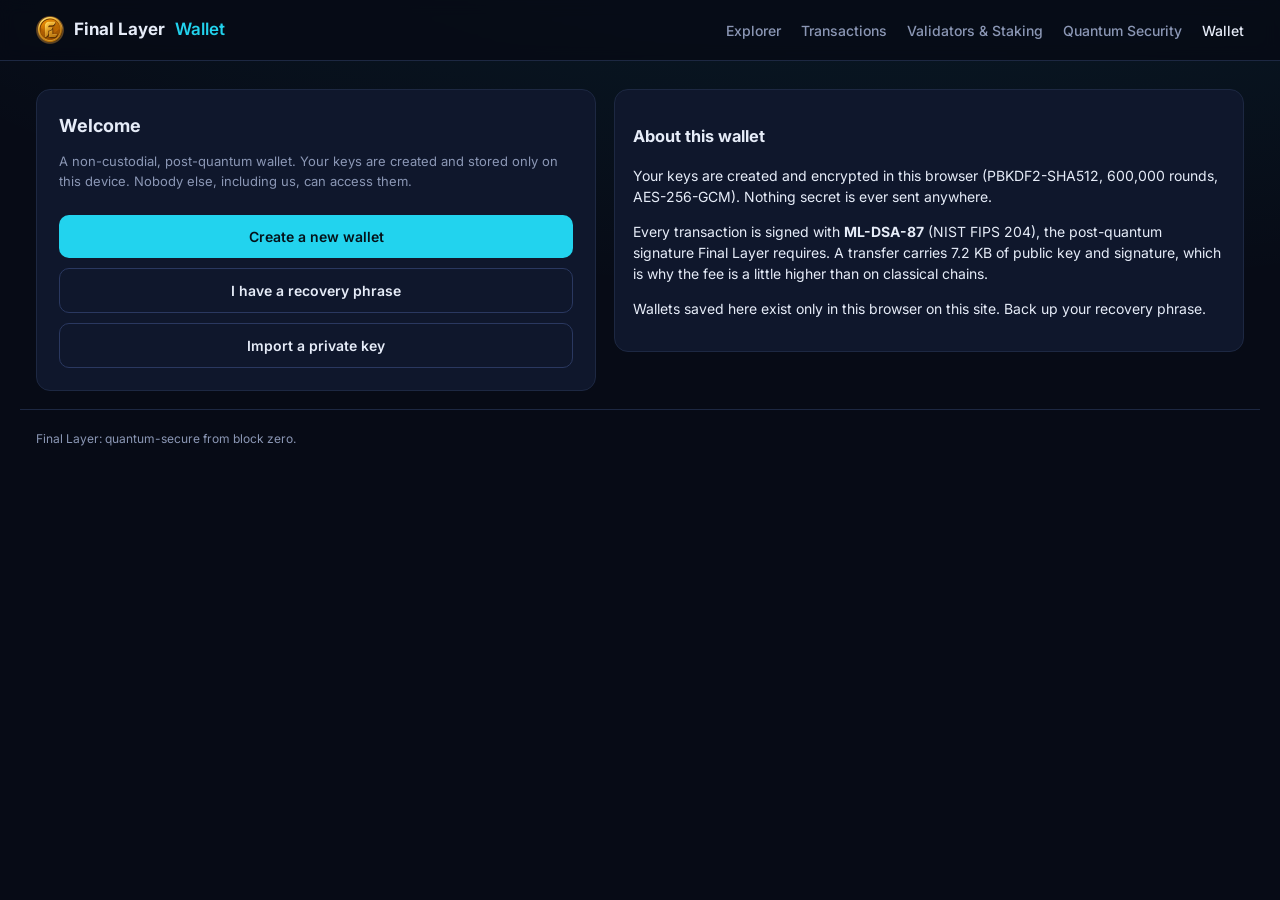
<file: web/wallet/index.html>
<!doctype html>
<html lang="en">
<head>
  <meta charset="utf-8">
  <meta name="viewport" content="width=device-width, initial-scale=1">
  <title>Final Layer Wallet</title>
  <meta name="description" content="Final Layer web wallet: a non-custodial, post-quantum (ML-DSA-87) wallet that runs entirely in your browser.">
  <link rel="icon" href="../coin.png">
  <link rel="preconnect" href="https://fonts.googleapis.com">
  <link href="https://fonts.googleapis.com/css2?family=Inter:wght@400;500;600;700&family=JetBrains+Mono:wght@400;500&display=swap" rel="stylesheet">
  <link rel="stylesheet" href="../style.css?v=20">
  <link rel="stylesheet" href="wallet.css?v=040">
</head>
<body>
  <header class="top">
    <div class="wrap nav">
      <a class="brand" href="/#/"><img src="../coin.png" alt=""><span>Final Layer</span><em>Wallet</em></a>
      <nav id="menu">
        <a href="/#/">Explorer</a>
        <a href="/#/txs">Transactions</a>
        <a href="/#/validators">Validators &amp; Staking</a>
        <a href="/#/security">Quantum Security</a>
        <a href="/wallet/" class="on">Wallet</a>
      </nav>
      <button class="burger" id="burger" aria-label="Menu">&#9776;</button>
    </div>
  </header>

  <main class="wrap wallet-page">
    <div class="wallet-grid">
      <div class="wallet card">

  <section id="screen-welcome" class="hidden">
    <h2>Welcome</h2>
    <p class="sub">A non-custodial, post-quantum wallet. Your keys are created and stored only on this device. Nobody else, including us, can access them.</p>
    <button id="btn-goCreate">Create a new wallet</button>
    <button id="btn-goRestore" class="ghost">I have a recovery phrase</button>
    <button id="btn-goImport" class="ghost">Import a private key</button>
    <div id="prev-list"></div>
  </section>

  <section id="screen-import" class="hidden">
    <h2>Import a private key</h2>
    <p class="sub">Paste an ML-DSA-87 private key: the 64-character hex seed, or a whole key file (JSON) from the command-line wallet. The address is rebuilt from it.</p>
    <label>Private key (hex)</label>
    <textarea id="import-key" placeholder="0x... seed or { key file }"></textarea>
    <label id="import-pw-label">New password</label>
    <input id="import-pw" type="password">
    <button id="btn-import">Import</button>
    <div id="import-msg" class="msg err"></div>
    <div class="link" id="link-importBack">Back</div>
  </section>

  <section id="screen-create" class="hidden">
    <h2>Create a password</h2>
    <p class="sub">This password encrypts your wallet on this device. It cannot be recovered if lost.</p>
    <label>Password</label>
    <input id="create-pw" type="password" placeholder="At least 8 characters">
    <label>Confirm password</label>
    <input id="create-pw2" type="password">
    <button id="btn-create">Create wallet</button>
    <div id="create-msg" class="msg err"></div>
    <div class="link" id="link-createBack">Back</div>
  </section>

  <section id="screen-backup" class="hidden">
    <h2>Back up your recovery phrase</h2>
    <p class="sub">Write these 24 words down and keep them offline. Anyone with them controls this account. This is the only way to recover it.</p>
    <div class="seed" id="backup-seed"></div>
    <button id="btn-backupDone">I have saved it</button>
  </section>

  <section id="screen-restore" class="hidden">
    <h2>Restore wallet</h2>
    <label>Recovery phrase (24 words)</label>
    <textarea id="restore-seed" placeholder="word1 word2 word3 ..."></textarea>
    <label id="restore-pw-label">New password</label>
    <input id="restore-pw" type="password">
    <button id="btn-restore">Restore</button>
    <div id="restore-msg" class="msg err"></div>
    <div class="link" id="link-restoreBack">Back</div>
  </section>

  <section id="screen-unlock" class="hidden">
    <h2>Unlock</h2>
    <label>Password</label>
    <input id="unlock-pw" type="password">
    <button id="btn-unlock">Unlock</button>
    <div id="unlock-msg" class="msg err"></div>
    <div id="unlock-saved"></div>
    <div class="link" id="link-otherWallet">Create or restore a different wallet</div>
  </section>
  <section id="screen-export" class="hidden">
    <h2>Export private key</h2>
    <p class="sub" id="export-sub">Your ML-DSA-87 private key controls this account. Anyone who sees it can take your funds. Only reveal it somewhere private.</p>
    <input id="export-pw" type="password" placeholder="Password" autocomplete="off">
    <button id="btn-export">Reveal private key</button>
    <div class="seed hidden" id="export-key" style="margin-top:12px;word-break:break-all"></div>
    <button id="btn-exportCopy" class="ghost hidden">Copy private key</button>
    <div class="link hidden" id="btn-exportFile" style="margin-top:4px">Copy key file (for the command-line wallet)</div>
    <div id="export-msg" class="msg err"></div>
    <div class="link" id="link-exportBack">Back</div>
  </section>

  <section id="screen-reset" class="hidden">
    <h2>Use a different wallet</h2>
    <p class="sub">This takes you to wallet setup so you can create a new wallet or restore another one. Your current wallet is not deleted: it is added to your saved wallets (still encrypted with its own password) and you can switch back to it at any time from the unlock or welcome screen. Nothing is ever overwritten.</p>
    <button id="btn-resetGo">Continue to wallet setup</button>
    <div class="link" id="link-resetBack">Back</div>
  </section>


  <section id="screen-main" class="hidden">
    <div class="acctbar">
      <select id="acct-select"></select>
      <span class="link" id="link-expand" title="Open in a full window">Expand</span>
      <span class="link" id="link-lock">Lock</span>
    </div>
    <div class="card">
      <div class="bal"><span id="main-bal">0</span> <span>FL</span></div>
      <div class="addr" id="main-addr"></div>
      <div class="link" id="link-copy" style="text-align:left;margin-top:6px">Copy address</div>
    </div>
    <div class="res">
      <div class="res-item"><div class="res-n" id="res-band">-</div><div class="res-l">Network fee per transfer (FL)</div></div>
      <div class="res-item"><div class="res-n" id="res-energy">-</div><div class="res-l">Transactions sent</div></div>
    </div>
    <div class="row">
      <button id="btn-goSend">Send</button>
      <button id="btn-addAcct" class="ghost">Add account</button>
    </div>
    <div class="row">
      <button id="btn-addRestore" class="ghost">Recover from phrase</button>
      <button id="btn-addImport" class="ghost">Import private key</button>
    </div>
    <div id="tokens-list"></div>
    <div class="row2">
      <button id="btn-goTokens" class="ghost">Tokens</button>
      <button id="btn-goActivity" class="ghost">Activity</button>
      <button id="btn-goSettings" class="ghost">Settings</button>
      <button id="btn-refresh" class="ghost">Refresh</button>
    </div>
  </section>

  <section id="screen-activity" class="hidden">
    <h2>Activity</h2>
    <div id="hist-list"></div>
    <div class="link" id="link-activityBack">Back</div>
  </section>

  <section id="screen-settings" class="hidden">
    <h2>Settings</h2>
    <div class="setting">
      <div>
        <div class="s-title">Stay unlocked</div>
        <div class="s-sub">Do not ask for the password each time you open the wallet. Clears when the browser closes or you lock. Less secure.</div>
      </div>
      <input type="checkbox" id="set-autolock">
    </div>
    <button id="btn-goReveal" class="ghost">Show backup</button>
    <button id="btn-goExport" class="ghost">Export private key</button>
    <button id="btn-setPin" class="ghost">Set or change PIN</button>
    <button id="btn-removeAcct" class="danger">Remove this account</button>
    <div class="link" id="link-settingsBack">Back</div>
  </section>

  <section id="screen-connections" class="hidden">
    <h2>Connected sites</h2>
    <p class="sub">Sites you have connected to. Removing a site revokes its access to your address; it must ask to connect again.</p>
    <div id="conn-list"></div>
    <div class="link" id="link-connectionsBack">Back</div>
  </section>

  <section id="screen-tokens" class="hidden">
    <h2>Tokens</h2>
    <div id="tokens-full"></div>
    <button id="btn-importToken">Import a token</button>
    <div class="link" id="link-tokensBack">Back</div>
  </section>

  <section id="screen-tokenImport" class="hidden">
    <h2>Import a token</h2>
    <p class="sub">Paste an ERC-20 token's contract address. The name, symbol, and decimals are read from the chain.</p>
    <label>Token contract address</label>
    <input id="tk-addr" placeholder="0x...">
    <button id="btn-tokenAdd">Add token</button>
    <div id="tk-msg" class="msg err"></div>
    <div class="link" id="link-tokenImportBack">Back</div>
  </section>

  <section id="screen-tokenSend" class="hidden">
    <h2 id="tksend-title">Send token</h2>
    <div class="card"><div class="bal"><span id="tksend-bal">0</span> <span id="tksend-sym"></span></div></div>
    <label>Recipient address</label>
    <input id="tksend-to" placeholder="0x...">
    <label>Amount</label>
    <input id="tksend-amt" type="text" inputmode="decimal" placeholder="0.0">
    <input id="tksend-fee" type="hidden" value="0">
    <label>Pay network fee with</label>
    <select id="tksend-feecur"><option value="">FL</option></select>
    <div id="tksend-detail" class="sub" style="margin-top:8px"></div>
    <div id="tksend-pin-wrap" class="hidden"><label>PIN</label><input id="tksend-pin" type="password" inputmode="numeric" autocomplete="off"></div>
    <button id="btn-tokenSend">Send</button>
    <div id="tksend-msg" class="msg"></div>
    <div class="link" id="link-tokenSendBack">Back</div>
  </section>

  <section id="screen-send" class="hidden">
    <h2>Send FL</h2>
    <label>Recipient address</label>
    <input id="send-to" placeholder="0x...">
    <label>Amount (FL)</label>
    <input id="send-amt" type="text" inputmode="decimal" placeholder="0.0">
    <label>Pay network fee with</label>
    <select id="send-feecur"><option value="">FL</option></select>
    <div id="send-pin-wrap" class="hidden">
      <label>PIN</label>
      <input id="send-pin" type="password" inputmode="numeric" autocomplete="off">
    </div>
    <div id="send-detail" class="sub" style="margin-top:8px"></div>
    <button id="btn-send">Send</button>
    <div id="send-msg" class="msg"></div>
    <div class="link" id="link-sendBack">Back</div>
  </section>

  <section id="screen-reveal" class="hidden">
    <h2 id="reveal-title">Show backup</h2>
    <p class="sub" id="reveal-sub">Enter your password to reveal your backup.</p>
    <input id="reveal-pw" type="password" placeholder="Password" autocomplete="off">
    <button id="btn-reveal">Reveal</button>
    <div class="seed hidden" id="reveal-seed" style="margin-top:12px"></div>
    <button id="btn-revealCopy" class="ghost hidden">Copy to clipboard</button>
    <div id="reveal-msg" class="msg err"></div>
    <div class="link" id="link-revealBack">Back</div>
  </section>

  <section id="screen-pin" class="hidden">
    <h2>PIN</h2>
    <p class="sub">A short PIN required to send and to view your backup. It is not stored, only used to check. Leave both fields blank and save to remove the PIN.</p>
    <label>PIN</label>
    <input id="pin-1" type="password" inputmode="numeric" autocomplete="off">
    <label>Confirm PIN</label>
    <input id="pin-2" type="password" inputmode="numeric" autocomplete="off">
    <button id="btn-savePin">Save</button>
    <div id="pin-msg" class="msg err"></div>
    <div class="link" id="link-pinBack">Back</div>
  </section>

      </div>
      <aside class="wallet-info card">
        <h3>About this wallet</h3>
        <p>Your keys are created and encrypted in this browser (PBKDF2-SHA512, 600,000 rounds, AES-256-GCM). Nothing secret is ever sent anywhere.</p>
        <p>Every transaction is signed with <b>ML-DSA-87</b> (NIST FIPS 204), the post-quantum signature Final Layer requires. A transfer carries 7.2 KB of public key and signature, which is why the fee is a little higher than on classical chains.</p>
        <p>Wallets saved here exist only in this browser on this site. Back up your recovery phrase.</p>
      </aside>
    </div>
  </main>
  <footer class="wrap foot"><span>Final Layer: quantum-secure from block zero.</span></footer>
  <script>document.getElementById('burger').onclick = () => document.getElementById('menu').classList.toggle('open');</script>
  <script type="module" src="app.js?v=040"></script>
</body>
</html>
</file>
<file: web/style.css>
:root {
  --bg: #070b16; --bg2: #0c1224; --card: #0f172c; --border: #1d2842; --border2: #2a3860;
  --text: #e6ecf8; --muted: #8b97b5; --cyan: #22d3ee; --cyan2: #0891b2; --violet: #a78bfa;
  --green: #34d399; --red: #f87171; --amber: #fbbf24;
  --mono: 'JetBrains Mono', ui-monospace, Consolas, monospace;
}
* { box-sizing: border-box; }
html, body { margin: 0; background: var(--bg); color: var(--text); font: 14px/1.5 Inter, system-ui, sans-serif; }
body { background: radial-gradient(1200px 500px at 70% -200px, rgba(34,211,238,.10), transparent), var(--bg); min-height: 100vh; }
a { color: var(--cyan); text-decoration: none; }
a:hover { text-decoration: underline; }
.wrap { max-width: 1240px; margin: 0 auto; padding: 0 16px; }
.mono { font-family: var(--mono); }
.muted { color: var(--muted); }

.top { border-bottom: 1px solid var(--border); background: rgba(7,11,22,.85); backdrop-filter: blur(8px); position: sticky; top: 0; z-index: 10; }
.nav { display: flex; align-items: center; gap: 24px; height: 60px; }
.brand { display: flex; align-items: center; gap: 10px; color: var(--text); font-weight: 700; font-size: 17px; }
.brand:hover { text-decoration: none; }
.brand img { width: 28px; height: 28px; }
.brand em { font-style: normal; color: var(--cyan); font-weight: 600; }
nav { display: flex; gap: 20px; margin-left: auto; }
nav a { color: var(--muted); font-weight: 500; }
nav a:hover, nav a.on { color: var(--text); text-decoration: none; }
.burger { display: none; margin-left: auto; background: none; border: 1px solid var(--border2); color: var(--text); border-radius: 8px; padding: 4px 10px; font-size: 18px; }
.search { display: flex; gap: 8px; padding: 0 0 14px; }
.search input { flex: 1; min-width: 0; background: var(--bg2); border: 1px solid var(--border2); color: var(--text); border-radius: 10px; padding: 10px 14px; font: inherit; }
.search input:focus { outline: none; border-color: var(--cyan2); }
.search button, .btn { background: var(--cyan); color: #04121a; border: 0; border-radius: 10px; padding: 0 18px; font-weight: 600; cursor: pointer; font: inherit; font-weight: 600; }
.btn.ghost { background: transparent; color: var(--cyan); border: 1px solid var(--border2); padding: 6px 12px; }

main { padding: 24px 16px 40px; }
h1 { font-size: 24px; margin: 0 0 18px; }
h1 .mono { color: var(--cyan); font-size: 20px; word-break: break-all; }
h2 { font-size: 13px; text-transform: uppercase; letter-spacing: .08em; color: var(--muted); margin: 0 0 14px; font-weight: 600; }
.crumbs { color: var(--muted); font-size: 13px; margin-bottom: 10px; }
.crumbs a { color: var(--muted); }

.card { background: var(--card); border: 1px solid var(--border); border-radius: 14px; padding: 18px; margin-bottom: 18px; min-width: 0; }
.grid2 { display: grid; grid-template-columns: 1fr 1fr; gap: 18px; }
.grid2 > .card { margin-bottom: 0; }
.stack { display: grid; gap: 18px; margin-bottom: 18px; }

.hero { display: grid; grid-template-columns: 1.3fr 1fr; gap: 18px; margin-bottom: 18px; }
.hero-main { background: linear-gradient(135deg, rgba(34,211,238,.14), rgba(167,139,250,.10)); border: 1px solid var(--border2); border-radius: 14px; padding: 22px; }
.hero-main h1 { font-size: 26px; margin-bottom: 6px; }
.hero-main p { color: var(--muted); margin: 0 0 16px; max-width: 560px; }
.pills { display: flex; flex-wrap: wrap; gap: 8px; }
.pill { display: inline-flex; align-items: center; gap: 6px; padding: 5px 11px; border-radius: 999px; font-size: 12px; font-weight: 600; border: 1px solid var(--border2); background: rgba(0,0,0,.25); }
.pill.cyan { color: var(--cyan); border-color: rgba(34,211,238,.4); }
.pill.green { color: var(--green); border-color: rgba(52,211,153,.4); }
.pill.violet { color: var(--violet); border-color: rgba(167,139,250,.4); }
.dot { width: 7px; height: 7px; border-radius: 50%; background: var(--green); box-shadow: 0 0 8px var(--green); animation: pulse 2s infinite; }
@keyframes pulse { 50% { opacity: .35; } }

.stats { display: grid; grid-template-columns: repeat(4, 1fr); gap: 12px; margin-bottom: 18px; }
.stat { background: var(--card); border: 1px solid var(--border); border-radius: 12px; padding: 14px 16px; min-width: 0; }
.stat .l { color: var(--muted); font-size: 12px; text-transform: uppercase; letter-spacing: .06em; }
.stat .v { font-size: 20px; font-weight: 700; margin-top: 4px; overflow: hidden; text-overflow: ellipsis; white-space: nowrap; }
.stat .v.cyan { color: var(--cyan); }
.stat .v.green { color: var(--green); }
.stat .s { color: var(--muted); font-size: 12px; }

.list-row { display: flex; align-items: center; justify-content: space-between; gap: 12px; padding: 11px 0; border-bottom: 1px solid var(--border); min-width: 0; }
.list-row:last-child { border-bottom: 0; }
.list-row.fresh { animation: slidein .7s ease-out, glow 2.4s ease-out; }
@keyframes slidein { from { opacity: 0; transform: translateY(-10px); } to { opacity: 1; transform: none; } }
@keyframes glow { 0% { background: rgba(34,211,238,.18); } 100% { background: transparent; } }
.list-row .ic { width: 38px; height: 38px; border-radius: 10px; background: var(--bg2); border: 1px solid var(--border); display: grid; place-items: center; font-size: 11px; font-weight: 700; color: var(--cyan); flex: none; }
.list-row .mid { flex: 1; min-width: 0; }
.list-row .mid div { overflow: hidden; text-overflow: ellipsis; white-space: nowrap; }
.list-row .right { text-align: right; flex: none; }

table { width: 100%; border-collapse: collapse; }
th { text-align: left; color: var(--muted); font-size: 12px; font-weight: 600; padding: 8px 10px; border-bottom: 1px solid var(--border); white-space: nowrap; }
td { padding: 10px; border-bottom: 1px solid rgba(29,40,66,.6); white-space: nowrap; }
tr:hover td { background: rgba(255,255,255,.02); }
.tablewrap { overflow-x: auto; }

dl.kv { margin: 0; display: grid; grid-template-columns: 190px 1fr; }
dl.kv dt { color: var(--muted); padding: 10px 0; border-bottom: 1px solid var(--border); }
dl.kv dd { margin: 0; padding: 10px 0; border-bottom: 1px solid var(--border); min-width: 0; word-break: break-all; }
dl.kv dt:last-of-type, dl.kv dd:last-of-type { border-bottom: 0; }

.badge { display: inline-block; padding: 2px 8px; border-radius: 6px; font-size: 12px; font-weight: 600; background: rgba(34,211,238,.12); color: var(--cyan); }
.badge.green { background: rgba(52,211,153,.12); color: var(--green); }
.badge.red { background: rgba(248,113,113,.12); color: var(--red); }
.badge.amber { background: rgba(251,191,36,.12); color: var(--amber); }
.badge.dex { background: rgba(251,191,36,.14); color: var(--amber); }
.dexamt { color: var(--amber); font-weight: 600; }
.badge.violet { background: rgba(167,139,250,.14); color: var(--violet); }

.pq { border: 1px solid rgba(34,211,238,.35); background: linear-gradient(180deg, rgba(34,211,238,.06), transparent 60%), var(--card); }
.pq-head { display: flex; align-items: center; justify-content: space-between; gap: 12px; flex-wrap: wrap; margin-bottom: 14px; }
.pq-title { display: flex; align-items: center; gap: 10px; font-weight: 700; font-size: 16px; }
.shield { width: 30px; height: 30px; border-radius: 8px; background: rgba(34,211,238,.15); display: grid; place-items: center; color: var(--cyan); font-size: 16px; }
.hex { font-family: var(--mono); font-size: 12px; background: var(--bg); border: 1px solid var(--border); border-radius: 10px; padding: 10px 12px; max-height: 130px; overflow: auto; word-break: break-all; color: #b9c6e4; }
.hexlabel { display: flex; justify-content: space-between; align-items: center; margin: 14px 0 6px; font-size: 13px; }
.hexlabel b { font-weight: 600; }
.cmp { margin-top: 16px; padding: 14px; border-radius: 12px; border: 1px dashed rgba(248,113,113,.35); background: rgba(248,113,113,.04); }
.cmp-head { display: flex; align-items: center; gap: 10px; flex-wrap: wrap; font-size: 13px; color: var(--muted); }
.cmp .hexlabel { margin-top: 10px; }
.hex.ecdsa { border-color: rgba(248,113,113,.3); color: #f2b8b8; max-height: none; }
.checks { display: grid; gap: 8px; margin-top: 14px; }
.check { display: flex; gap: 10px; align-items: flex-start; padding: 10px 12px; border-radius: 10px; background: var(--bg2); border: 1px solid var(--border); }
.check .mk { width: 20px; height: 20px; border-radius: 50%; display: grid; place-items: center; font-size: 12px; font-weight: 700; flex: none; margin-top: 1px; }
.check.ok .mk { background: rgba(52,211,153,.18); color: var(--green); }
.check.bad .mk { background: rgba(248,113,113,.18); color: var(--red); }
.check.wait .mk { background: rgba(139,151,181,.18); color: var(--muted); }
.check small { display: block; color: var(--muted); }

.bars { display: grid; gap: 10px; margin-top: 8px; }
.bar { display: grid; grid-template-columns: 170px 1fr 90px; align-items: center; gap: 10px; font-size: 13px; }
.bar .track { height: 10px; background: var(--bg2); border-radius: 6px; overflow: hidden; }
.bar .fill { height: 100%; border-radius: 6px; background: var(--muted); }
.bar .fill.pqf { background: linear-gradient(90deg, var(--cyan2), var(--cyan)); }

.pager { display: flex; justify-content: flex-end; gap: 8px; margin-top: 14px; }
.loading, .empty { color: var(--muted); padding: 30px 0; text-align: center; }
.foot { display: flex; justify-content: space-between; gap: 12px; flex-wrap: wrap; color: var(--muted); font-size: 12px; padding: 20px 16px 30px; border-top: 1px solid var(--border); }
.note { color: var(--muted); font-size: 13px; }
.prose p { color: #c3cde4; max-width: 820px; }
.prose h3 { margin: 22px 0 8px; font-size: 16px; }

@media (max-width: 960px) {
  .stats { grid-template-columns: repeat(2, 1fr); }
  .hero, .grid2 { grid-template-columns: 1fr; }
}
@media (max-width: 760px) {
  nav { display: none; position: absolute; top: 60px; left: 0; right: 0; flex-direction: column; gap: 0; background: var(--bg2); border-bottom: 1px solid var(--border); padding: 8px 16px; }
  nav.open { display: flex; }
  nav a { padding: 10px 0; }
  .burger { display: block; }
  dl.kv { grid-template-columns: 1fr; }
  dl.kv dt { border-bottom: 0; padding-bottom: 0; }
  .bar { grid-template-columns: 1fr; gap: 4px; }
  h1 { font-size: 20px; }
}

/* Final Layer PQ explorer additions */
table.t { width: 100%; border-collapse: collapse; }
table.t th { text-align: left; color: var(--muted); font-weight: 500; font-size: 12px; padding: 8px 10px; border-bottom: 1px solid var(--border); white-space: nowrap; }
table.t td { padding: 9px 10px; border-bottom: 1px solid var(--border); vertical-align: top; }
table.t tr:hover td { background: rgba(34,211,238,.04); }
.kv { display: grid; grid-template-columns: 210px 1fr; gap: 0; }
.kv > div { padding: 9px 4px; border-bottom: 1px solid var(--border); overflow-wrap: anywhere; }
.kv > div:nth-child(odd) { color: var(--muted); }
.ok { color: var(--green); } .bad { color: var(--red); } .warn { color: var(--amber); }
.tag { display: inline-block; padding: 1px 8px; border-radius: 999px; font-size: 12px; border: 1px solid var(--border2); color: var(--muted); }
.tag.sys { color: var(--violet); border-color: rgba(167,139,250,.4); }
.tag.pq { color: var(--cyan); border-color: rgba(34,211,238,.4); }
details.blob summary { cursor: pointer; color: var(--cyan); }
details.blob pre { white-space: pre-wrap; word-break: break-all; font-family: var(--mono); font-size: 11px; color: var(--muted); max-height: 260px; overflow: auto; background: var(--bg2); padding: 10px; border-radius: 8px; }
@media (max-width: 700px) { .kv { grid-template-columns: 1fr; } .kv > div:nth-child(odd) { border-bottom: 0; padding-bottom: 0; } }
</file>
<file: web/wallet/wallet.css>
/* Web wallet: explorer theme applied to the extension's screens. */
.hidden { display: none !important; }
.wallet-page { padding-top: 28px; }
.wallet-grid { display: grid; grid-template-columns: minmax(0, 560px) minmax(0, 1fr); gap: 18px; align-items: start; }
.side .card { margin-bottom: 18px; }

.wallet { padding: 22px; }
.wallet h2 { font-size: 18px; color: var(--text); text-transform: none; letter-spacing: 0; font-weight: 700; margin-bottom: 12px; }
.wallet p.sub, .wallet .sub { color: var(--muted); font-size: 13px; margin: 0 0 14px; line-height: 1.55; }
.wallet label { display: block; font-size: 12px; color: var(--muted); margin-top: 12px; }
.wallet input, .wallet textarea, .wallet select {
  width: 100%; padding: 10px 12px; margin-top: 6px; border: 1px solid var(--border2); border-radius: 10px;
  background: var(--bg2); color: var(--text); font: inherit; font-size: 14px;
}
.wallet input:focus, .wallet textarea:focus, .wallet select:focus { outline: none; border-color: var(--cyan2); }
.wallet textarea { resize: vertical; min-height: 88px; font-family: var(--mono); font-size: 12px; }
.wallet button {
  width: 100%; padding: 11px; margin-top: 10px; border: 0; border-radius: 10px; cursor: pointer;
  background: var(--cyan); color: #04121a; font: inherit; font-weight: 600; font-size: 14px;
}
.wallet button.ghost { background: transparent; color: var(--text); border: 1px solid var(--border2); }
.wallet button.ghost:hover { border-color: var(--cyan2); color: var(--cyan); }
.wallet button.danger { background: transparent; color: var(--red); border: 1px solid rgba(248,113,113,.4); }
.wallet button:disabled { opacity: .5; cursor: default; }
.wallet .row { display: flex; gap: 10px; }
.wallet .row button { margin-top: 10px; }
.wallet .row2 { display: grid; grid-template-columns: repeat(4, 1fr); gap: 8px; margin-top: 14px; }
.wallet .row2 button { margin-top: 0; font-size: 13px; padding: 9px 6px; }

.wallet .acctbar { display: flex; align-items: center; gap: 12px; margin-bottom: 14px; }
.wallet .acctbar select { margin-top: 0; flex: 1; }
.wallet .link { color: var(--cyan); font-size: 13px; text-align: center; margin-top: 14px; cursor: pointer; }
.wallet .acctbar .link { margin-top: 0; white-space: nowrap; }
.wallet .link:hover { text-decoration: underline; }

.balcard { background: linear-gradient(135deg, rgba(34,211,238,.14), rgba(167,139,250,.10)); border: 1px solid var(--border2); border-radius: 14px; padding: 18px; margin-bottom: 12px; }
.balcard .l { color: var(--muted); font-size: 12px; text-transform: uppercase; letter-spacing: .06em; }
.wallet .bal { font-size: 32px; font-weight: 700; margin: 2px 0 6px; }
.wallet .bal span:last-child { font-size: 15px; color: var(--muted); font-weight: 500; }
.wallet .addr { font-size: 12px; color: #b9c6e4; word-break: break-all; }
.addr-links { display: flex; gap: 18px; margin-top: 8px; }
.addr-links .link { margin-top: 0 !important; }

.wallet .res { display: grid; grid-template-columns: 1fr 1fr; gap: 10px; margin-bottom: 4px; }
.wallet .res-item { background: var(--bg2); border: 1px solid var(--border); border-radius: 10px; padding: 10px; text-align: center; }
.wallet .res-n { font-size: 16px; font-weight: 600; }
.wallet .res-l { font-size: 11px; color: var(--muted); text-transform: uppercase; letter-spacing: .05em; margin-top: 2px; }
.wallet .subhead { color: var(--muted); font-size: 12px; text-transform: uppercase; letter-spacing: .06em; margin: 16px 0 8px; }
#tokens-list:empty + .row2 { margin-top: 0; }
#tokens-list:empty { display: none; }
.subhead:has(+ #tokens-list:empty) { display: none; }

.wallet .card { background: var(--bg2); border: 1px solid var(--border); border-radius: 12px; padding: 12px; margin-bottom: 10px; }
.wallet .seed { background: var(--bg); border: 1px solid var(--border2); border-radius: 12px; padding: 14px; font-family: var(--mono); font-size: 13px; line-height: 1.8; word-break: break-all; }
.wallet .msg { font-size: 13px; margin-top: 12px; min-height: 18px; word-break: break-all; }
.wallet .msg.err { color: var(--red); }
.wallet .msg.ok { color: var(--green); }
.wallet .hist-item { padding: 10px 0; border-top: 1px solid var(--border); font-size: 13px; word-break: break-all; }
.wallet .hist-item:hover { background: rgba(34,211,238,.04); }
.wallet .hist-item .h-tx { color: var(--muted); font-size: 11px; font-family: var(--mono); }
.wallet .hist-empty { color: var(--muted); font-size: 13px; padding: 10px 0; line-height: 1.5; }
.wallet .setting { display: flex; justify-content: space-between; align-items: flex-start; gap: 12px; background: var(--bg2); border: 1px solid var(--border); border-radius: 12px; padding: 14px; margin-bottom: 6px; }
.wallet .s-title { font-size: 14px; }
.wallet .s-sub { font-size: 12px; color: var(--muted); margin-top: 3px; line-height: 1.45; }
.wallet .setting input[type=checkbox] { width: auto; margin: 3px 0 0; transform: scale(1.35); cursor: pointer; }

@media (max-width: 960px) {
  .wallet-grid { grid-template-columns: 1fr; }
}
@media (max-width: 520px) {
  .wallet .row2 { grid-template-columns: 1fr 1fr; }
  .wallet .row { flex-direction: column; gap: 0; }
}
</file>
